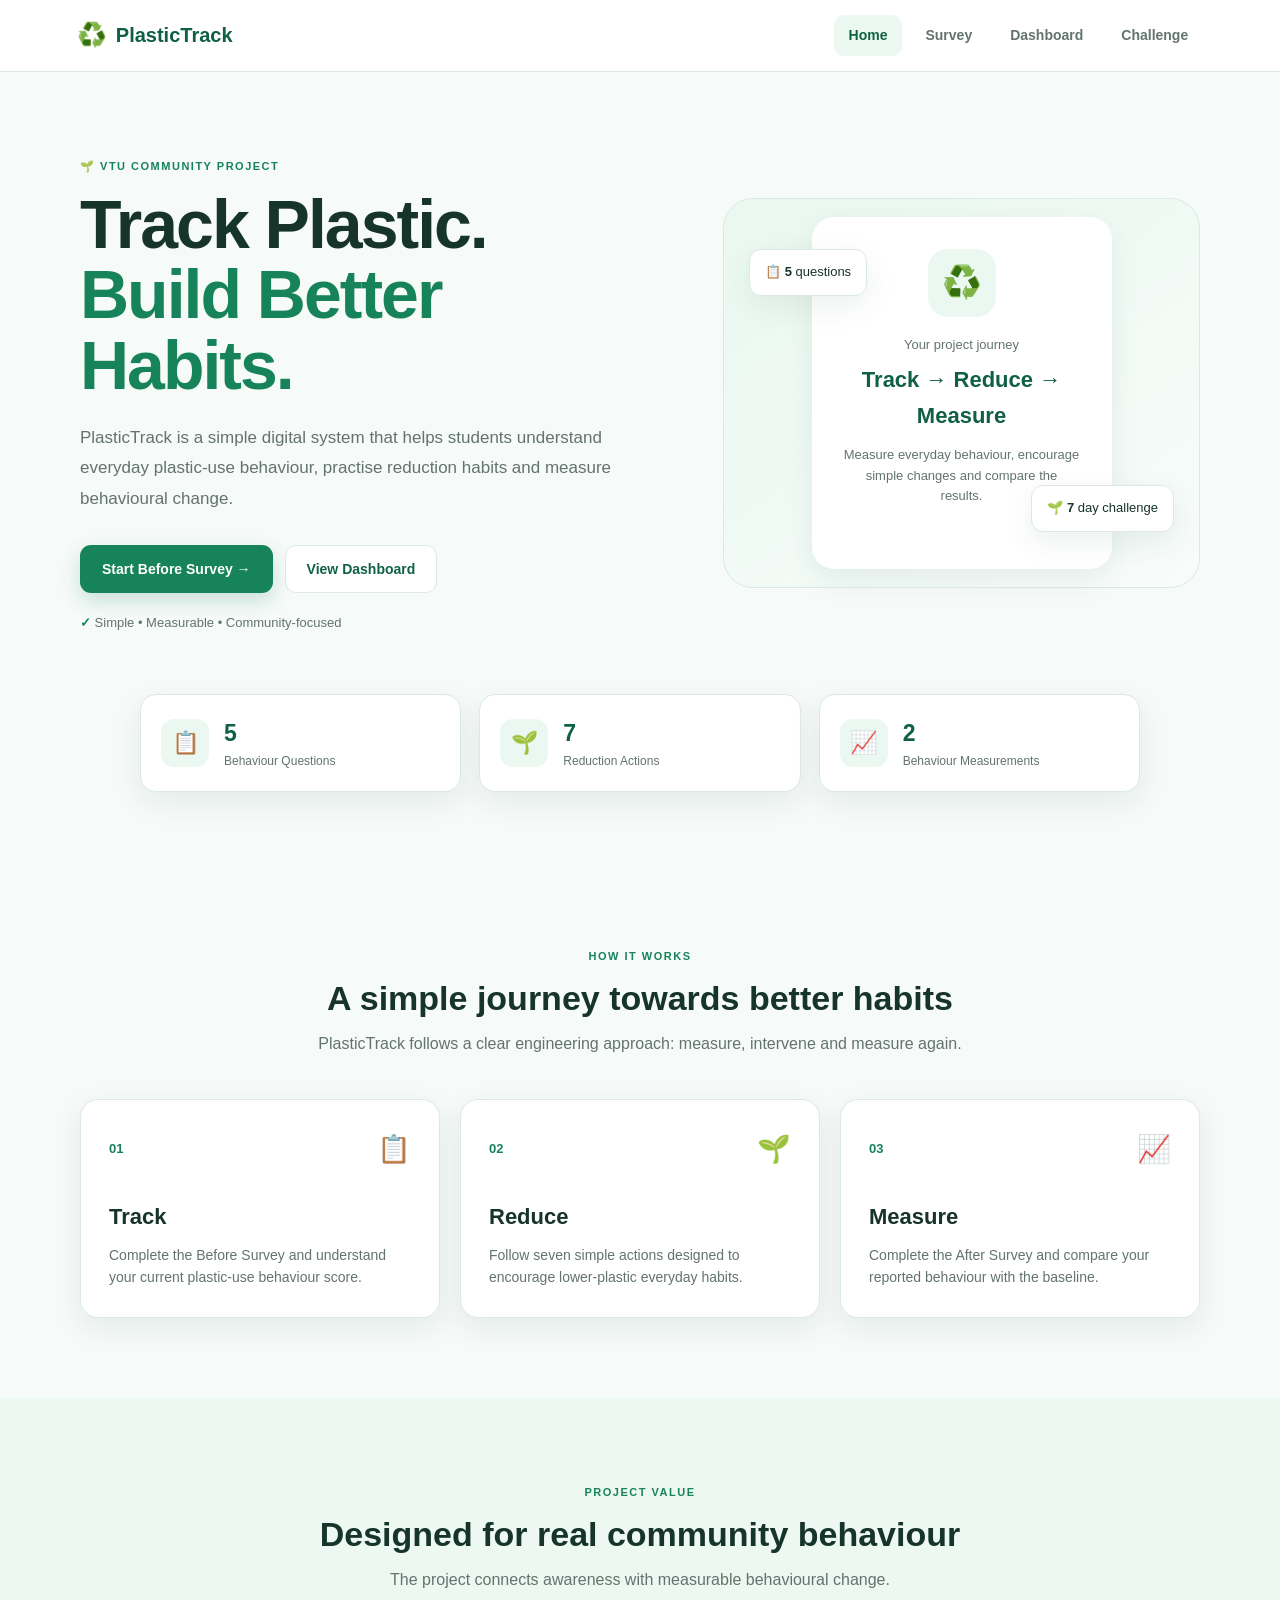
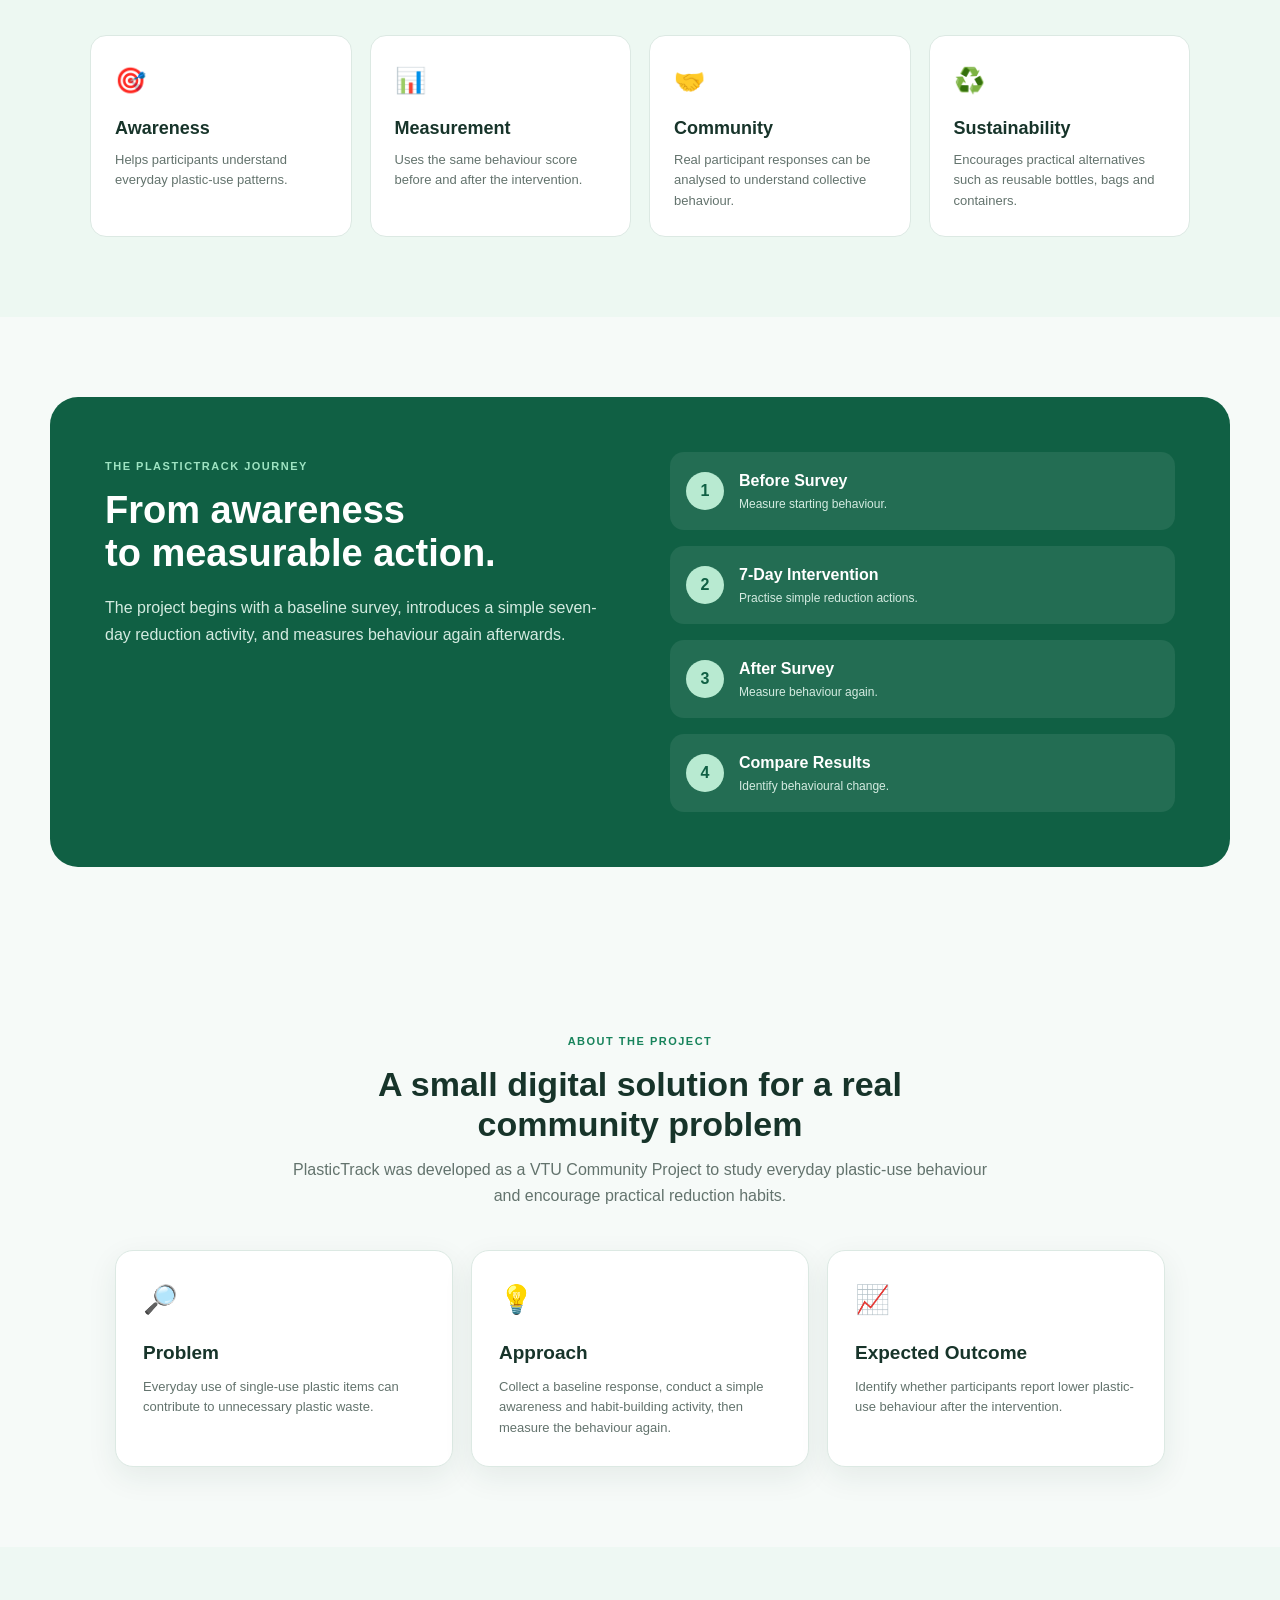
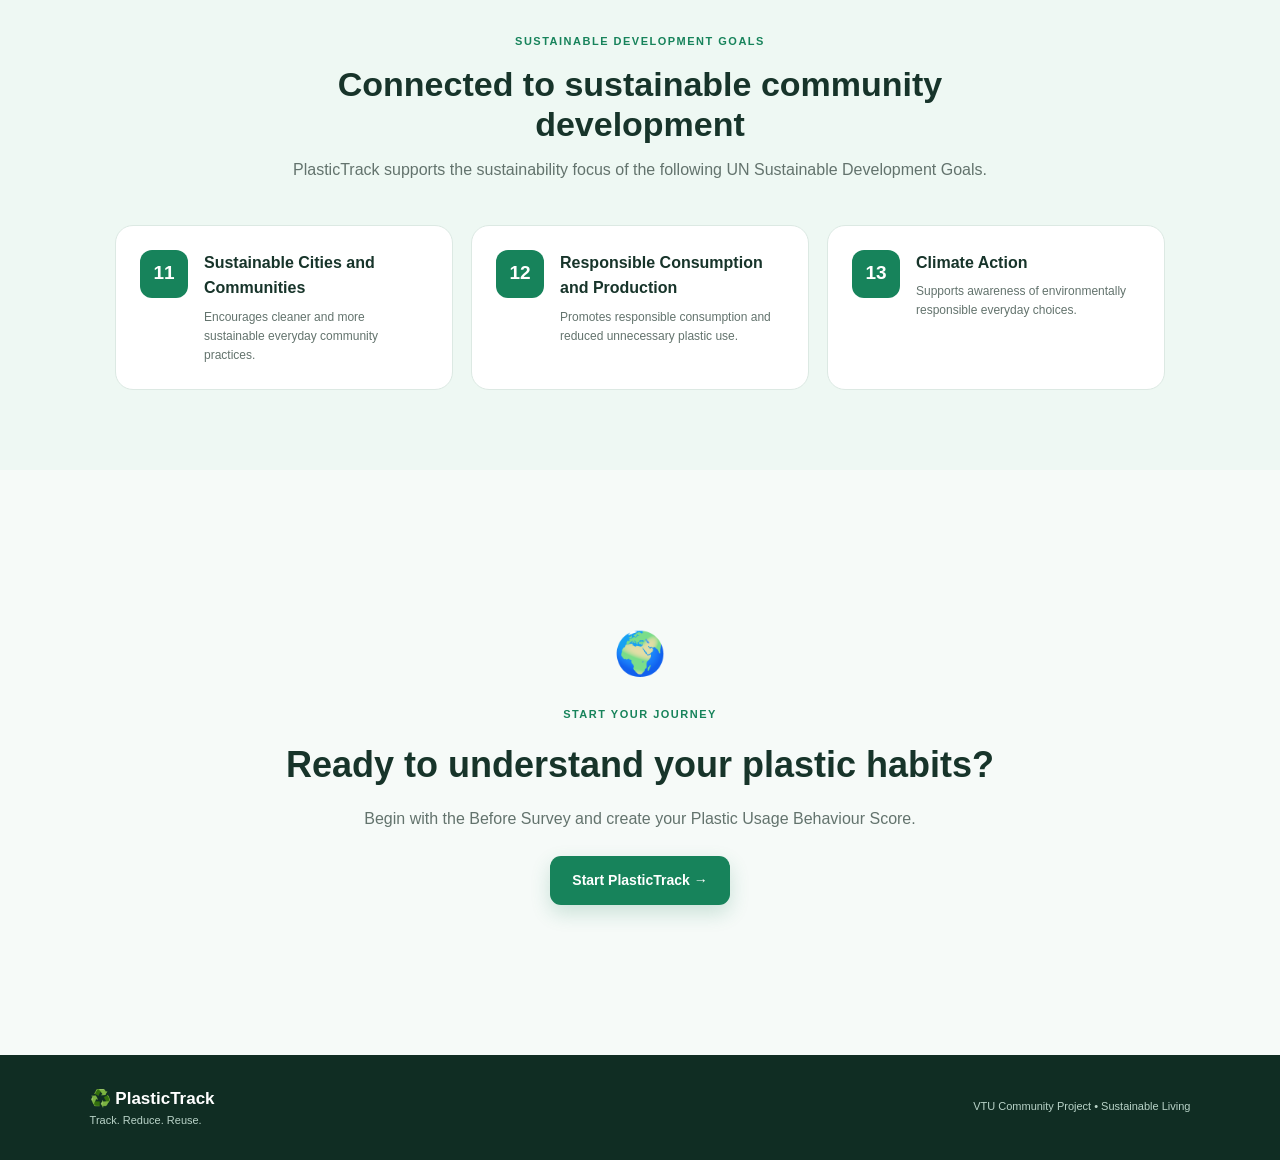
<file: index.html>
<!DOCTYPE html>
<html lang="en">

<head>
    <meta charset="UTF-8">
    <meta name="viewport" content="width=device-width, initial-scale=1.0">

    <title>PlasticTrack | Track. Reduce. Reuse.</title>

    <link rel="stylesheet" href="style.css">
    <script src="script.js" defer></script>
</head>

<body>

<nav class="navbar">

    <a href="index.html" class="logo">
        <span>♻️</span>
        PlasticTrack
    </a>

    <div class="nav-links">
        <a class="active" href="index.html">Home</a>
        <a href="survey.html">Survey</a>
        <a href="dashboard.html">Dashboard</a>
        <a href="challenge.html">Challenge</a>
    </div>

</nav>


<!-- HERO -->

<section class="hero">

    <div class="hero-content">

        <div class="eyebrow">
            🌱 VTU COMMUNITY PROJECT
        </div>

        <h1>
            Track Plastic.<br>
            <span>Build Better Habits.</span>
        </h1>

        <p>
            PlasticTrack is a simple digital system that helps
            students understand everyday plastic-use behaviour,
            practise reduction habits and measure behavioural change.
        </p>

        <div class="hero-actions">

            <a href="survey.html" class="btn btn-primary">
                Start Before Survey →
            </a>

            <a href="dashboard.html" class="btn btn-outline">
                View Dashboard
            </a>

        </div>

        <div class="hero-note">
            <span>✓</span>
            Simple • Measurable • Community-focused
        </div>

    </div>


    <div class="hero-visual">

        <div class="impact-card main-impact">

            <div class="impact-icon">
                ♻️
            </div>

            <span>Your project journey</span>

            <strong>
                Track → Reduce → Measure
            </strong>

            <p>
                Measure everyday behaviour, encourage
                simple changes and compare the results.
            </p>

        </div>

        <div class="floating-card floating-one">
            📋 <strong>5</strong> questions
        </div>

        <div class="floating-card floating-two">
            🌱 <strong>7</strong> day challenge
        </div>

    </div>

</section>


<!-- QUICK STATS -->

<section class="quick-stats">

    <div class="quick-stat">
        <span class="stat-icon">📋</span>

        <div>
            <strong>5</strong>
            <p>Behaviour Questions</p>
        </div>
    </div>


    <div class="quick-stat">
        <span class="stat-icon">🌱</span>

        <div>
            <strong>7</strong>
            <p>Reduction Actions</p>
        </div>
    </div>


    <div class="quick-stat">
        <span class="stat-icon">📈</span>

        <div>
            <strong>2</strong>
            <p>Behaviour Measurements</p>
        </div>
    </div>

</section>


<!-- HOW IT WORKS -->

<section class="section">

    <div class="section-heading">

        <span class="section-label">
            HOW IT WORKS
        </span>

        <h2>
            A simple journey towards better habits
        </h2>

        <p>
            PlasticTrack follows a clear engineering approach:
            measure, intervene and measure again.
        </p>

    </div>


    <div class="feature-grid">

        <div class="feature-card">

            <div class="feature-top">
                <span class="feature-number">01</span>
                <span class="feature-icon">📋</span>
            </div>

            <h3>Track</h3>

            <p>
                Complete the Before Survey and understand
                your current plastic-use behaviour score.
            </p>

        </div>


        <div class="feature-card">

            <div class="feature-top">
                <span class="feature-number">02</span>
                <span class="feature-icon">🌱</span>
            </div>

            <h3>Reduce</h3>

            <p>
                Follow seven simple actions designed to
                encourage lower-plastic everyday habits.
            </p>

        </div>


        <div class="feature-card">

            <div class="feature-top">
                <span class="feature-number">03</span>
                <span class="feature-icon">📈</span>
            </div>

            <h3>Measure</h3>

            <p>
                Complete the After Survey and compare
                your reported behaviour with the baseline.
            </p>

        </div>

    </div>

</section>


<!-- PROJECT VALUE -->

<section class="section soft-section">

    <div class="section-heading">

        <span class="section-label">
            PROJECT VALUE
        </span>

        <h2>
            Designed for real community behaviour
        </h2>

        <p>
            The project connects awareness with measurable
            behavioural change.
        </p>

    </div>


    <div class="benefit-grid">

        <div class="benefit-card">

            <span>🎯</span>

            <h3>Awareness</h3>

            <p>
                Helps participants understand everyday
                plastic-use patterns.
            </p>

        </div>


        <div class="benefit-card">

            <span>📊</span>

            <h3>Measurement</h3>

            <p>
                Uses the same behaviour score before
                and after the intervention.
            </p>

        </div>


        <div class="benefit-card">

            <span>🤝</span>

            <h3>Community</h3>

            <p>
                Real participant responses can be analysed
                to understand collective behaviour.
            </p>

        </div>


        <div class="benefit-card">

            <span>♻️</span>

            <h3>Sustainability</h3>

            <p>
                Encourages practical alternatives such as
                reusable bottles, bags and containers.
            </p>

        </div>

    </div>

</section>


<!-- PROJECT JOURNEY -->

<section class="journey">

    <div class="journey-content">

        <span class="section-label">
            THE PLASTICTRACK JOURNEY
        </span>

        <h2>
            From awareness<br>
            to measurable action.
        </h2>

        <p>
            The project begins with a baseline survey,
            introduces a simple seven-day reduction activity,
            and measures behaviour again afterwards.
        </p>

    </div>


    <div class="journey-steps">

        <div class="journey-step">

            <span>1</span>

            <div>
                <strong>Before Survey</strong>
                <p>Measure starting behaviour.</p>
            </div>

        </div>


        <div class="journey-step">

            <span>2</span>

            <div>
                <strong>7-Day Intervention</strong>
                <p>Practise simple reduction actions.</p>
            </div>

        </div>


        <div class="journey-step">

            <span>3</span>

            <div>
                <strong>After Survey</strong>
                <p>Measure behaviour again.</p>
            </div>

        </div>


        <div class="journey-step">

            <span>4</span>

            <div>
                <strong>Compare Results</strong>
                <p>Identify behavioural change.</p>
            </div>

        </div>

    </div>

</section>


<!-- ABOUT PROJECT -->

<section class="section about-project">

    <div class="section-heading">

        <span class="section-label">
            ABOUT THE PROJECT
        </span>

        <h2>
            A small digital solution for a real community problem
        </h2>

        <p>
            PlasticTrack was developed as a VTU Community Project
            to study everyday plastic-use behaviour and encourage
            practical reduction habits.
        </p>

    </div>


    <div class="about-grid">

        <div class="about-card">

            <span>🔎</span>

            <h3>Problem</h3>

            <p>
                Everyday use of single-use plastic items can
                contribute to unnecessary plastic waste.
            </p>

        </div>


        <div class="about-card">

            <span>💡</span>

            <h3>Approach</h3>

            <p>
                Collect a baseline response, conduct a simple
                awareness and habit-building activity, then
                measure the behaviour again.
            </p>

        </div>


        <div class="about-card">

            <span>📈</span>

            <h3>Expected Outcome</h3>

            <p>
                Identify whether participants report lower
                plastic-use behaviour after the intervention.
            </p>

        </div>

    </div>

</section>


<!-- SDG SECTION -->

<section class="sdg-section">

    <div class="section-heading">

        <span class="section-label">
            SUSTAINABLE DEVELOPMENT GOALS
        </span>

        <h2>
            Connected to sustainable community development
        </h2>

        <p>
            PlasticTrack supports the sustainability focus of
            the following UN Sustainable Development Goals.
        </p>

    </div>


    <div class="sdg-grid">

        <div class="sdg-card">

            <strong>11</strong>

            <div>
                <h3>Sustainable Cities and Communities</h3>

                <p>
                    Encourages cleaner and more sustainable
                    everyday community practices.
                </p>
            </div>

        </div>


        <div class="sdg-card">

            <strong>12</strong>

            <div>
                <h3>Responsible Consumption and Production</h3>

                <p>
                    Promotes responsible consumption and
                    reduced unnecessary plastic use.
                </p>
            </div>

        </div>


        <div class="sdg-card">

            <strong>13</strong>

            <div>
                <h3>Climate Action</h3>

                <p>
                    Supports awareness of environmentally
                    responsible everyday choices.
                </p>
            </div>

        </div>

    </div>

</section>


<!-- CTA -->

<section class="cta">

    <div class="cta-icon">
        🌍
    </div>

    <span class="section-label">
        START YOUR JOURNEY
    </span>

    <h2>
        Ready to understand your plastic habits?
    </h2>

    <p>
        Begin with the Before Survey and create your
        Plastic Usage Behaviour Score.
    </p>

    <a href="survey.html" class="btn btn-primary">
        Start PlasticTrack →
    </a>

</section>


<footer>

    <div>
        <strong>♻️ PlasticTrack</strong>
        <span>Track. Reduce. Reuse.</span>
    </div>

    <p>
        VTU Community Project • Sustainable Living
    </p>

</footer>

</body>
</html>
</file>
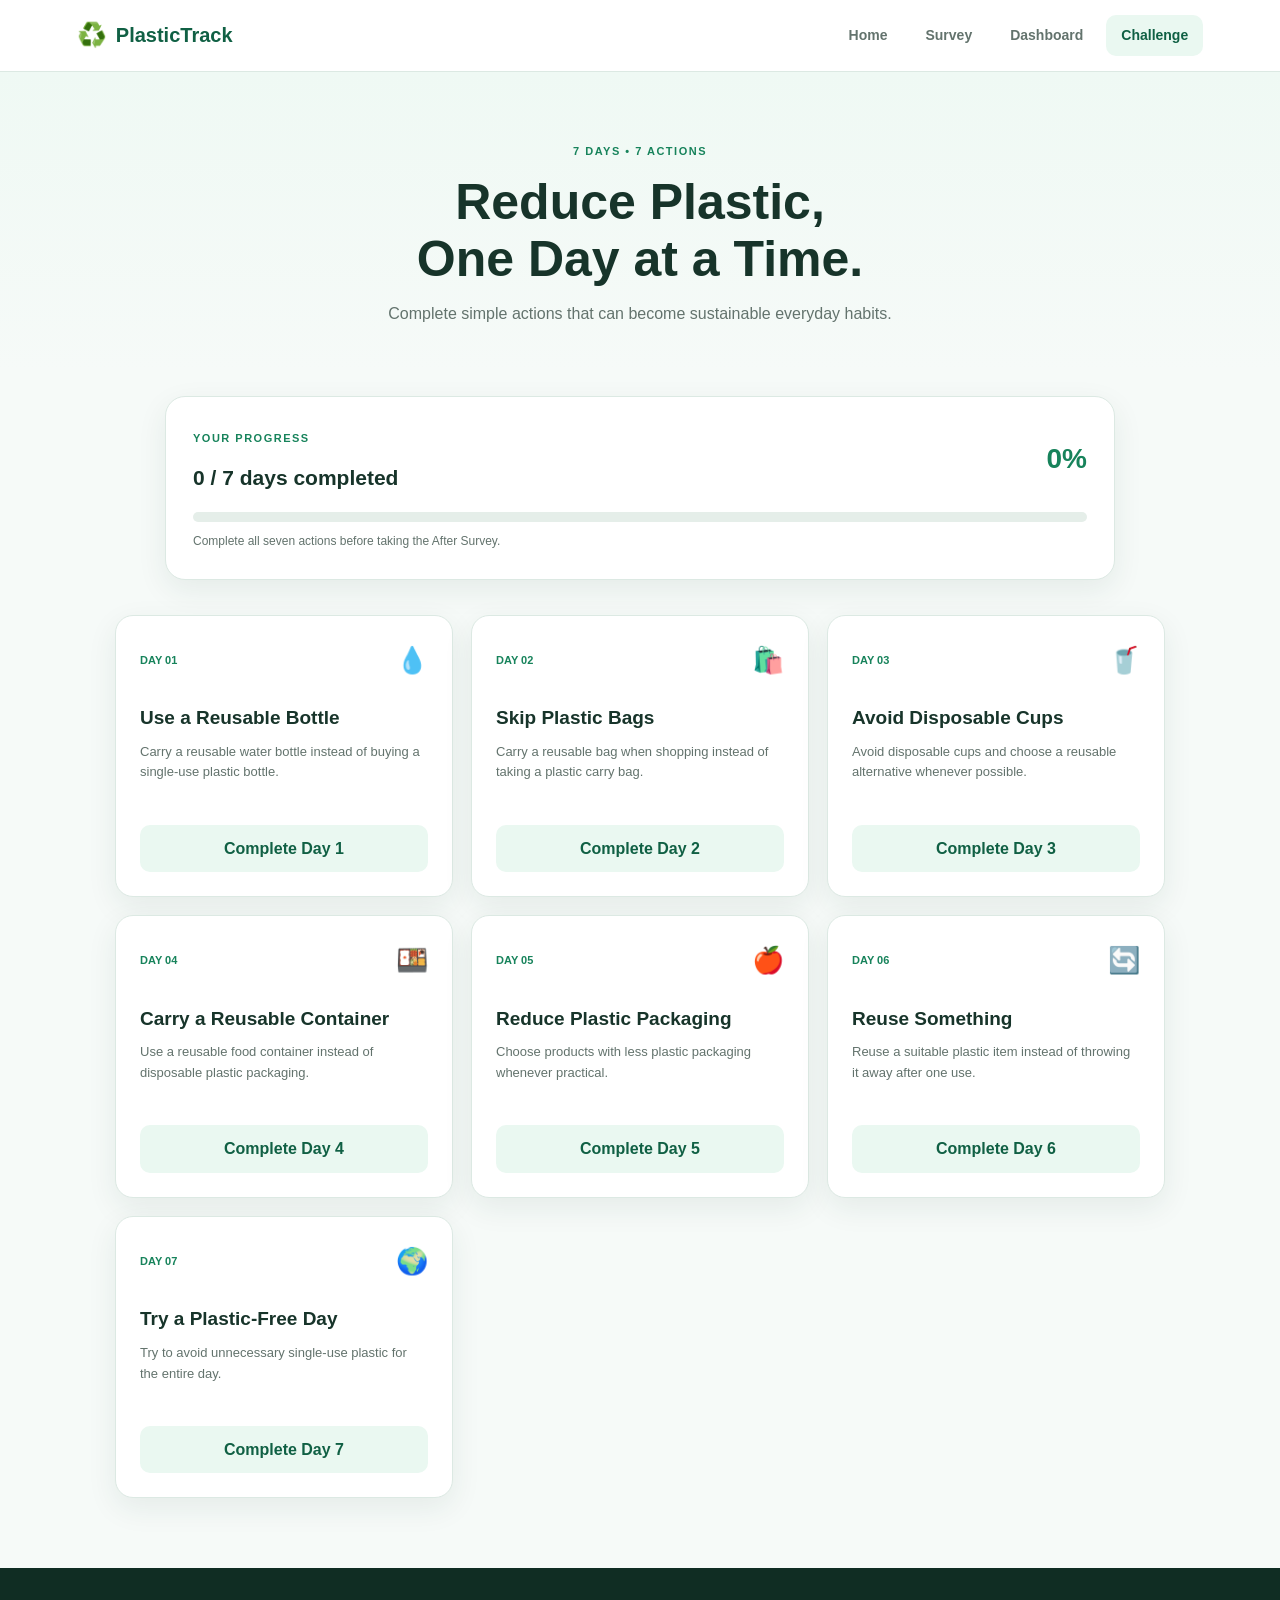
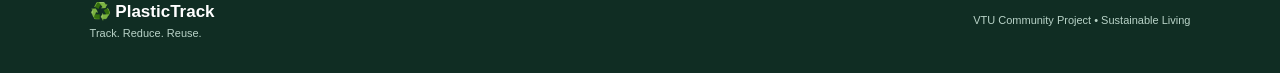
<file: challenge.html>
<!DOCTYPE html>
<html lang="en">

<head>
    <meta charset="UTF-8">
    <meta name="viewport" content="width=device-width, initial-scale=1.0">

    <title>7-Day Challenge | PlasticTrack</title>

    <link rel="stylesheet" href="style.css">
    <script src="script.js" defer></script>
</head>

<body>

<nav class="navbar">

    <a href="index.html" class="logo">
        <span>♻️</span>
        PlasticTrack
    </a>

    <div class="nav-links">
        <a href="index.html">Home</a>
        <a href="survey.html">Survey</a>
        <a href="dashboard.html">Dashboard</a>
        <a class="active" href="challenge.html">Challenge</a>
    </div>

</nav>


<section class="page-header">

    <span class="section-label">
        7 DAYS • 7 ACTIONS
    </span>

    <h1>
        Reduce Plastic,<br>
        One Day at a Time.
    </h1>

    <p>
        Complete simple actions that can become
        sustainable everyday habits.
    </p>

</section>


<section class="challenge-progress-card">

    <div class="progress-heading">

        <div>

            <span class="section-label">
                YOUR PROGRESS
            </span>

            <h2 id="progressText">
                0 / 7 days completed
            </h2>

        </div>

        <strong id="progressPercent">
            0%
        </strong>

    </div>

    <div class="progress-track">
        <div id="progressFill"></div>
    </div>

    <p>
        Complete all seven actions before taking the
        After Survey.
    </p>

</section>


<section class="challenge-grid">


    <article class="challenge-card" data-day="1">

        <div class="challenge-card-top">
            <span>DAY 01</span>
            <strong>💧</strong>
        </div>

        <h2>Use a Reusable Bottle</h2>

        <p>
            Carry a reusable water bottle instead of
            buying a single-use plastic bottle.
        </p>

        <button class="challenge-button" data-day="1">
            Complete Day 1
        </button>

    </article>


    <article class="challenge-card" data-day="2">

        <div class="challenge-card-top">
            <span>DAY 02</span>
            <strong>🛍️</strong>
        </div>

        <h2>Skip Plastic Bags</h2>

        <p>
            Carry a reusable bag when shopping instead
            of taking a plastic carry bag.
        </p>

        <button class="challenge-button" data-day="2">
            Complete Day 2
        </button>

    </article>


    <article class="challenge-card" data-day="3">

        <div class="challenge-card-top">
            <span>DAY 03</span>
            <strong>🥤</strong>
        </div>

        <h2>Avoid Disposable Cups</h2>

        <p>
            Avoid disposable cups and choose a reusable
            alternative whenever possible.
        </p>

        <button class="challenge-button" data-day="3">
            Complete Day 3
        </button>

    </article>


    <article class="challenge-card" data-day="4">

        <div class="challenge-card-top">
            <span>DAY 04</span>
            <strong>🍱</strong>
        </div>

        <h2>Carry a Reusable Container</h2>

        <p>
            Use a reusable food container instead of
            disposable plastic packaging.
        </p>

        <button class="challenge-button" data-day="4">
            Complete Day 4
        </button>

    </article>


    <article class="challenge-card" data-day="5">

        <div class="challenge-card-top">
            <span>DAY 05</span>
            <strong>🍎</strong>
        </div>

        <h2>Reduce Plastic Packaging</h2>

        <p>
            Choose products with less plastic packaging
            whenever practical.
        </p>

        <button class="challenge-button" data-day="5">
            Complete Day 5
        </button>

    </article>


    <article class="challenge-card" data-day="6">

        <div class="challenge-card-top">
            <span>DAY 06</span>
            <strong>🔄</strong>
        </div>

        <h2>Reuse Something</h2>

        <p>
            Reuse a suitable plastic item instead of
            throwing it away after one use.
        </p>

        <button class="challenge-button" data-day="6">
            Complete Day 6
        </button>

    </article>


    <article class="challenge-card challenge-final" data-day="7">

        <div class="challenge-card-top">
            <span>DAY 07</span>
            <strong>🌍</strong>
        </div>

        <h2>Try a Plastic-Free Day</h2>

        <p>
            Try to avoid unnecessary single-use plastic
            for the entire day.
        </p>

        <button class="challenge-button" data-day="7">
            Complete Day 7
        </button>

    </article>

</section>


<section class="completion-card" id="completionMessage">

    <div class="completion-icon">
        🎉
    </div>

    <span class="section-label">
        CHALLENGE COMPLETE
    </span>

    <h2>
        You completed all 7 days!
    </h2>

    <p>
        Excellent. Now take the After Survey so PlasticTrack
        can compare your behaviour with your starting score.
    </p>

    <a href="survey.html?stage=after"
       class="btn btn-primary">
        Take After Survey →
    </a>

</section>


<footer>

    <div>
        <strong>♻️ PlasticTrack</strong>
        <span>Track. Reduce. Reuse.</span>
    </div>

    <p>
        VTU Community Project • Sustainable Living
    </p>

</footer>

</body>
</html>
</file>
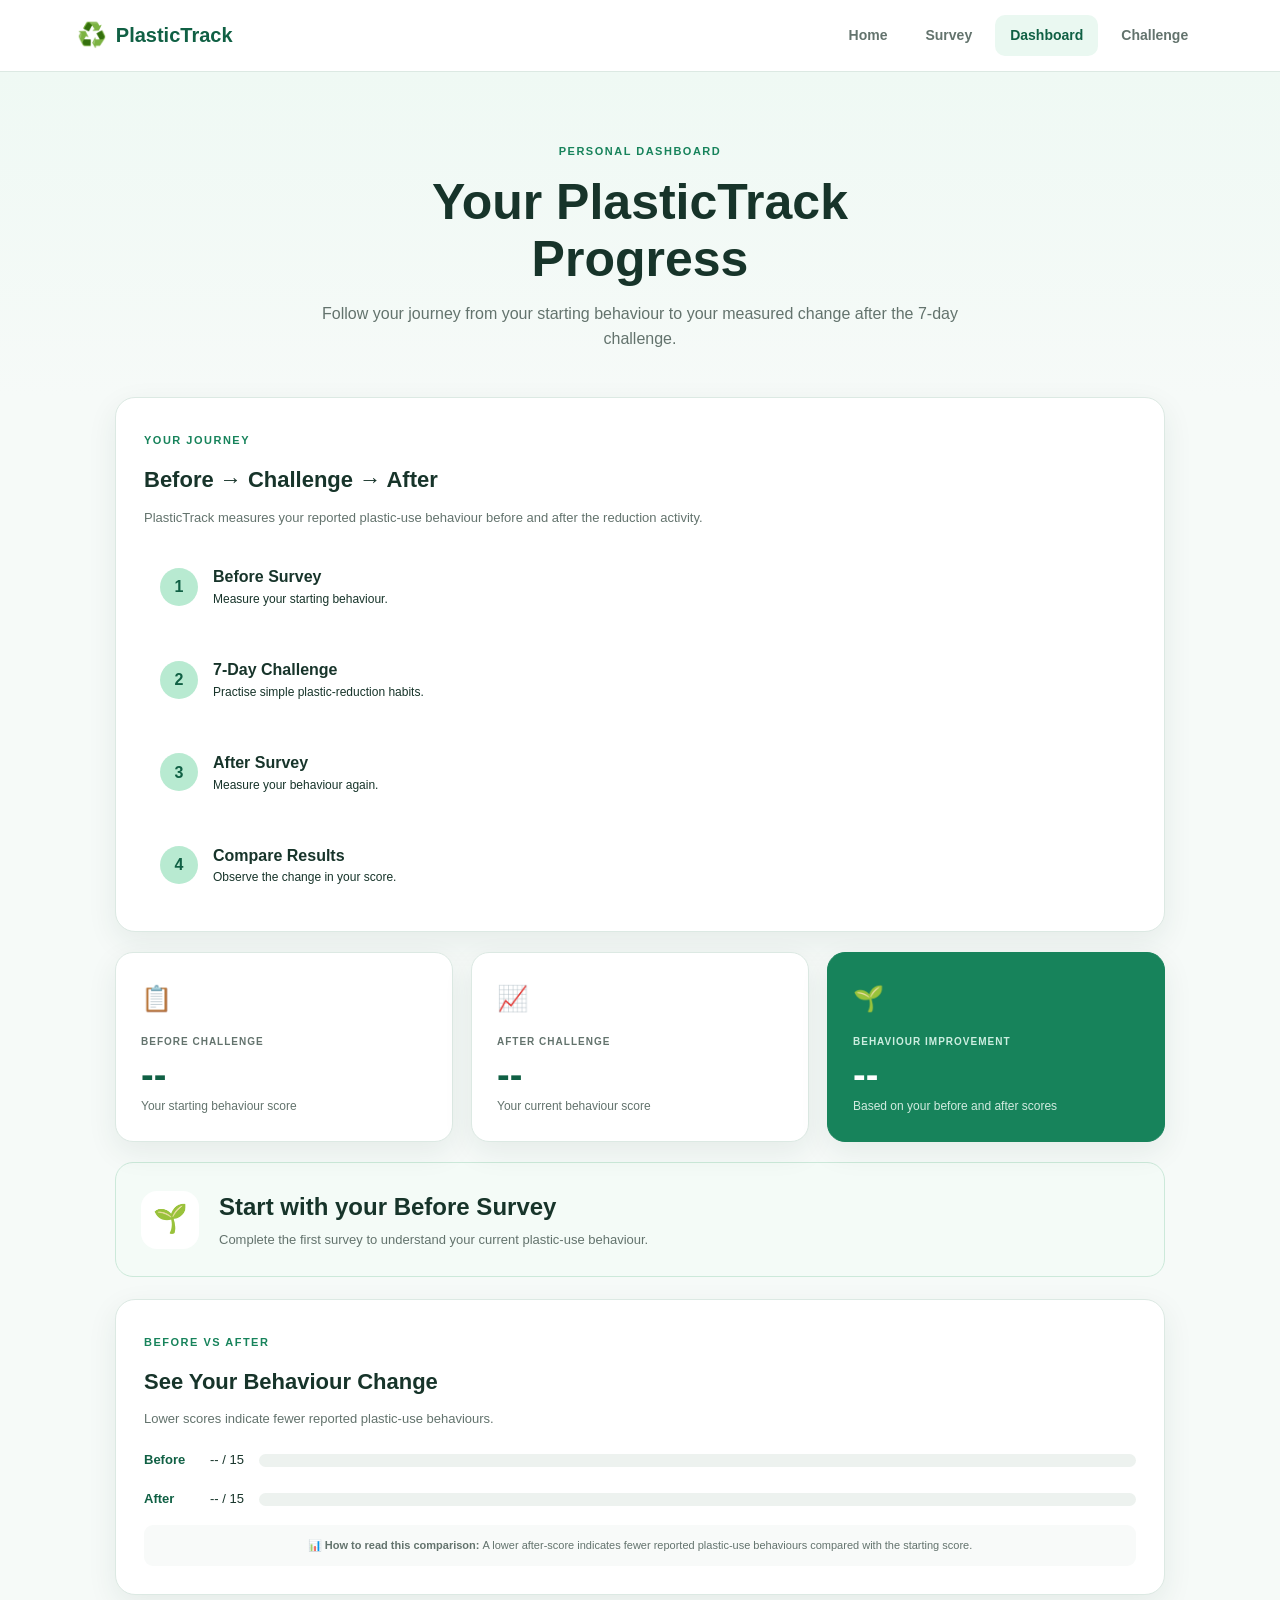
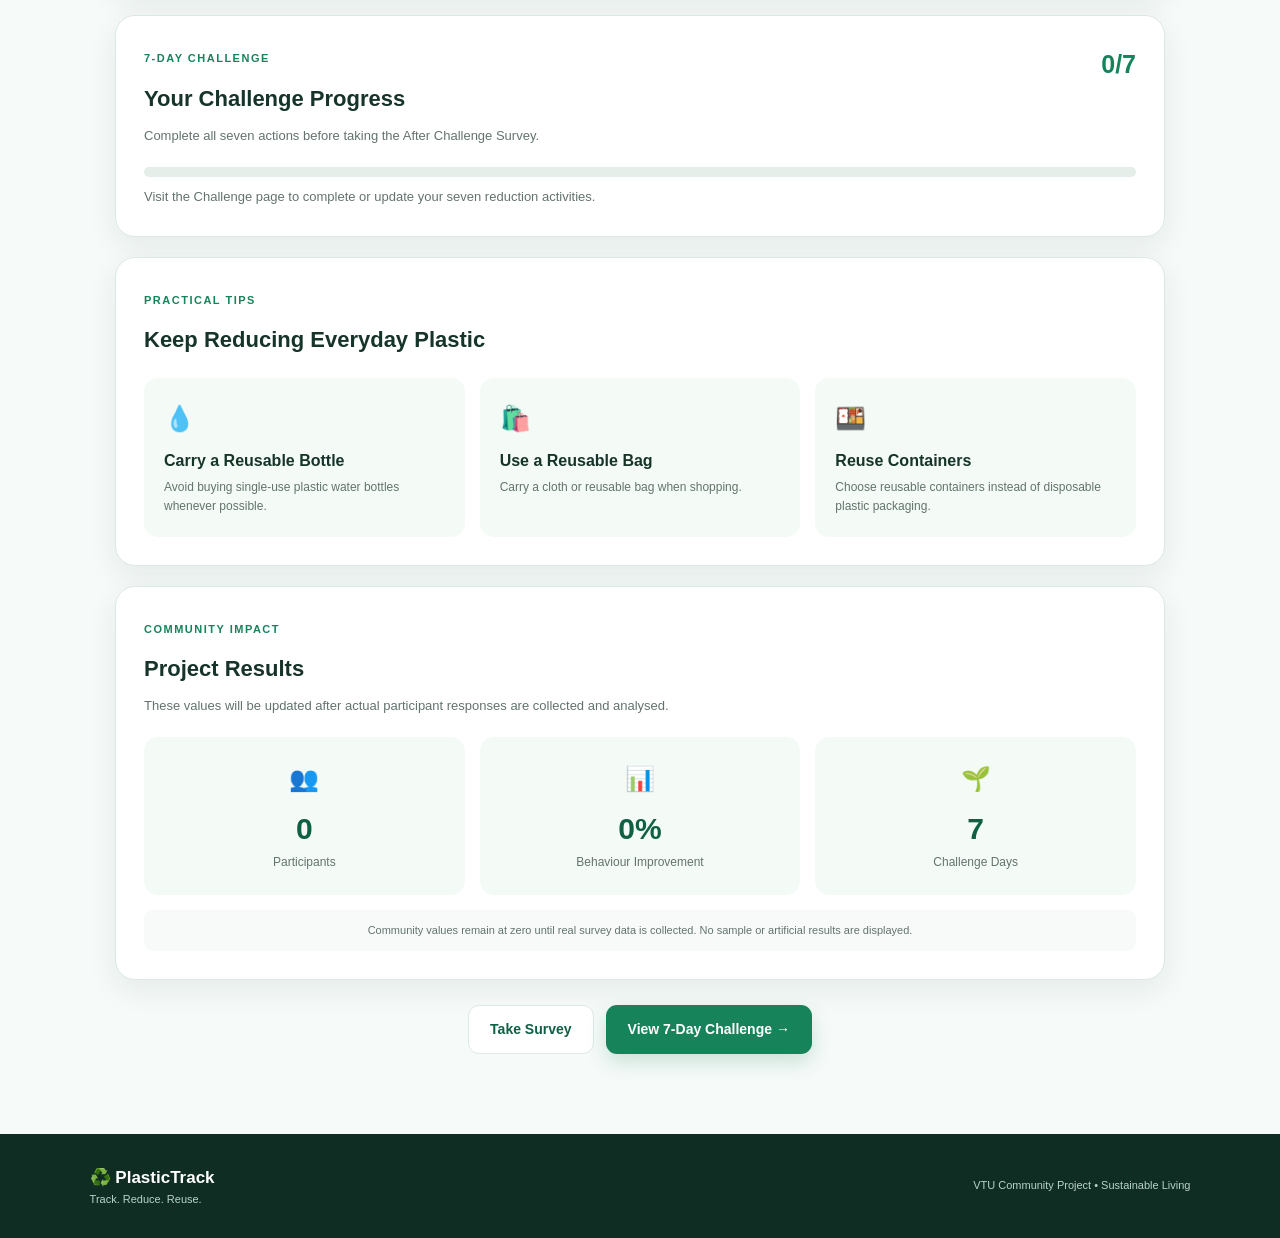
<file: dashboard.html>
<!DOCTYPE html>
<html lang="en">

<head>
    <meta charset="UTF-8">
    <meta name="viewport" content="width=device-width, initial-scale=1.0">

    <title>Dashboard | PlasticTrack</title>

    <link rel="stylesheet" href="style.css">
    <script src="script.js" defer></script>
</head>

<body>

<nav class="navbar">

    <a href="index.html" class="logo">
        <span>♻️</span>
        PlasticTrack
    </a>

    <div class="nav-links">
        <a href="index.html">Home</a>
        <a href="survey.html">Survey</a>
        <a class="active" href="dashboard.html">Dashboard</a>
        <a href="challenge.html">Challenge</a>
    </div>

</nav>


<!-- PAGE HEADER -->

<section class="page-header">

    <span class="section-label">
        PERSONAL DASHBOARD
    </span>

    <h1>
        Your PlasticTrack<br>
        Progress
    </h1>

    <p>
        Follow your journey from your starting behaviour
        to your measured change after the 7-day challenge.
    </p>

</section>


<main class="dashboard-container">


    <!-- JOURNEY -->

    <section class="dashboard-panel">

        <div class="panel-heading">

            <div>
                <span class="section-label">
                    YOUR JOURNEY
                </span>

                <h2>
                    Before → Challenge → After
                </h2>

                <p class="panel-description">
                    PlasticTrack measures your reported plastic-use
                    behaviour before and after the reduction activity.
                </p>
            </div>

        </div>


        <div class="journey-steps">

            <div class="journey-step">

                <span>1</span>

                <div>
                    <strong>Before Survey</strong>
                    <p>
                        Measure your starting behaviour.
                    </p>
                </div>

            </div>


            <div class="journey-step">

                <span>2</span>

                <div>
                    <strong>7-Day Challenge</strong>
                    <p>
                        Practise simple plastic-reduction habits.
                    </p>
                </div>

            </div>


            <div class="journey-step">

                <span>3</span>

                <div>
                    <strong>After Survey</strong>
                    <p>
                        Measure your behaviour again.
                    </p>
                </div>

            </div>


            <div class="journey-step">

                <span>4</span>

                <div>
                    <strong>Compare Results</strong>
                    <p>
                        Observe the change in your score.
                    </p>
                </div>

            </div>

        </div>

    </section>


    <!-- SCORE CARDS -->

    <section class="score-grid">


        <div class="dashboard-score-card">

            <span class="dashboard-icon">
                📋
            </span>

            <span class="card-label">
                BEFORE CHALLENGE
            </span>

            <strong id="beforeScore">
                --
            </strong>

            <p>
                Your starting behaviour score
            </p>

        </div>


        <div class="dashboard-score-card">

            <span class="dashboard-icon">
                📈
            </span>

            <span class="card-label">
                AFTER CHALLENGE
            </span>

            <strong id="afterScore">
                --
            </strong>

            <p>
                Your current behaviour score
            </p>

        </div>


        <div class="dashboard-score-card highlight">

            <span class="dashboard-icon">
                🌱
            </span>

            <span class="card-label">
                BEHAVIOUR IMPROVEMENT
            </span>

            <strong id="improvement">
                --
            </strong>

            <p>
                Based on your before and after scores
            </p>

        </div>


    </section>


    <!-- STATUS -->

    <section class="status-card">

        <div class="status-icon" id="statusIcon">
            🌱
        </div>

        <div>

            <h2 id="statusTitle">
                Start with your survey
            </h2>

            <p id="statusMessage">
                Complete the first survey to understand
                your current plastic-use behaviour.
            </p>

        </div>

    </section>


    <!-- BEFORE VS AFTER -->

    <section class="dashboard-panel">


        <div class="panel-heading">

            <div>

                <span class="section-label">
                    BEFORE VS AFTER
                </span>

                <h2>
                    See Your Behaviour Change
                </h2>

                <p class="panel-description">
                    Lower scores indicate fewer reported
                    plastic-use behaviours.
                </p>

            </div>

        </div>


        <div class="comparison">


            <!-- BEFORE -->

            <div class="comparison-row">

                <div class="comparison-info">

                    <strong>
                        Before
                    </strong>

                    <span id="beforeLabel">
                        -- / 15
                    </span>

                </div>

                <div class="comparison-track">

                    <div id="beforeBar"></div>

                </div>

            </div>


            <!-- AFTER -->

            <div class="comparison-row">

                <div class="comparison-info">

                    <strong>
                        After
                    </strong>

                    <span id="afterLabel">
                        -- / 15
                    </span>

                </div>

                <div class="comparison-track">

                    <div id="afterBar"></div>

                </div>

            </div>


        </div>


        <div class="community-note">

            <strong>
                📊 How to read this comparison:
            </strong>

            A lower after-score indicates fewer reported
            plastic-use behaviours compared with the
            starting score.

        </div>

    </section>


    <!-- CHALLENGE PROGRESS -->

    <section class="dashboard-panel">


        <div class="panel-heading">

            <div>

                <span class="section-label">
                    7-DAY CHALLENGE
                </span>

                <h2>
                    Your Challenge Progress
                </h2>

                <p class="panel-description">
                    Complete all seven actions before taking
                    the After Challenge Survey.
                </p>

            </div>

            <strong id="challengeCount">
                0/7
            </strong>

        </div>


        <div class="progress-track">

            <div id="challengeProgressFill"></div>

        </div>


        <p class="panel-note">

            Visit the Challenge page to complete or update
            your seven reduction activities.

        </p>

    </section>


    <!-- PRACTICAL TIPS -->

    <section class="dashboard-panel">


        <div class="panel-heading">

            <div>

                <span class="section-label">
                    PRACTICAL TIPS
                </span>

                <h2>
                    Keep Reducing Everyday Plastic
                </h2>

            </div>

        </div>


        <div class="tips-grid">


            <div class="tip-card">

                <span>💧</span>

                <h3>
                    Carry a Reusable Bottle
                </h3>

                <p>
                    Avoid buying single-use plastic
                    water bottles whenever possible.
                </p>

            </div>


            <div class="tip-card">

                <span>🛍️</span>

                <h3>
                    Use a Reusable Bag
                </h3>

                <p>
                    Carry a cloth or reusable bag
                    when shopping.
                </p>

            </div>


            <div class="tip-card">

                <span>🍱</span>

                <h3>
                    Reuse Containers
                </h3>

                <p>
                    Choose reusable containers instead
                    of disposable plastic packaging.
                </p>

            </div>


        </div>

    </section>


    <!-- COMMUNITY IMPACT -->

    <section class="dashboard-panel">


        <div class="panel-heading">

            <div>

                <span class="section-label">
                    COMMUNITY IMPACT
                </span>

                <h2>
                    Project Results
                </h2>

                <p class="panel-description">
                    These values will be updated after
                    actual participant responses are collected
                    and analysed.
                </p>

            </div>

        </div>


        <div class="community-grid">


            <div class="community-stat">

                <span>
                    👥
                </span>

                <strong id="participantCount">
                    0
                </strong>

                <p>
                    Participants
                </p>

            </div>


            <div class="community-stat">

                <span>
                    📊
                </span>

                <strong id="communityImprovement">
                    0%
                </strong>

                <p>
                    Behaviour Improvement
                </p>

            </div>


            <div class="community-stat">

                <span>
                    🌱
                </span>

                <strong>
                    7
                </strong>

                <p>
                    Challenge Days
                </p>

            </div>


        </div>


        <div class="community-note">

            Community values remain at zero until
            real survey data is collected. No sample
            or artificial results are displayed.

        </div>

    </section>


    <!-- ACTIONS -->

    <div class="dashboard-actions">

        <a href="survey.html"
           class="btn btn-outline">

            Take Survey

        </a>


        <a href="challenge.html"
           class="btn btn-primary">

            View 7-Day Challenge →

        </a>

    </div>


</main>


<footer>

    <div>

        <strong>
            ♻️ PlasticTrack
        </strong>

        <span>
            Track. Reduce. Reuse.
        </span>

    </div>

    <p>
        VTU Community Project • Sustainable Living
    </p>

</footer>


</body>
</html>
</file>
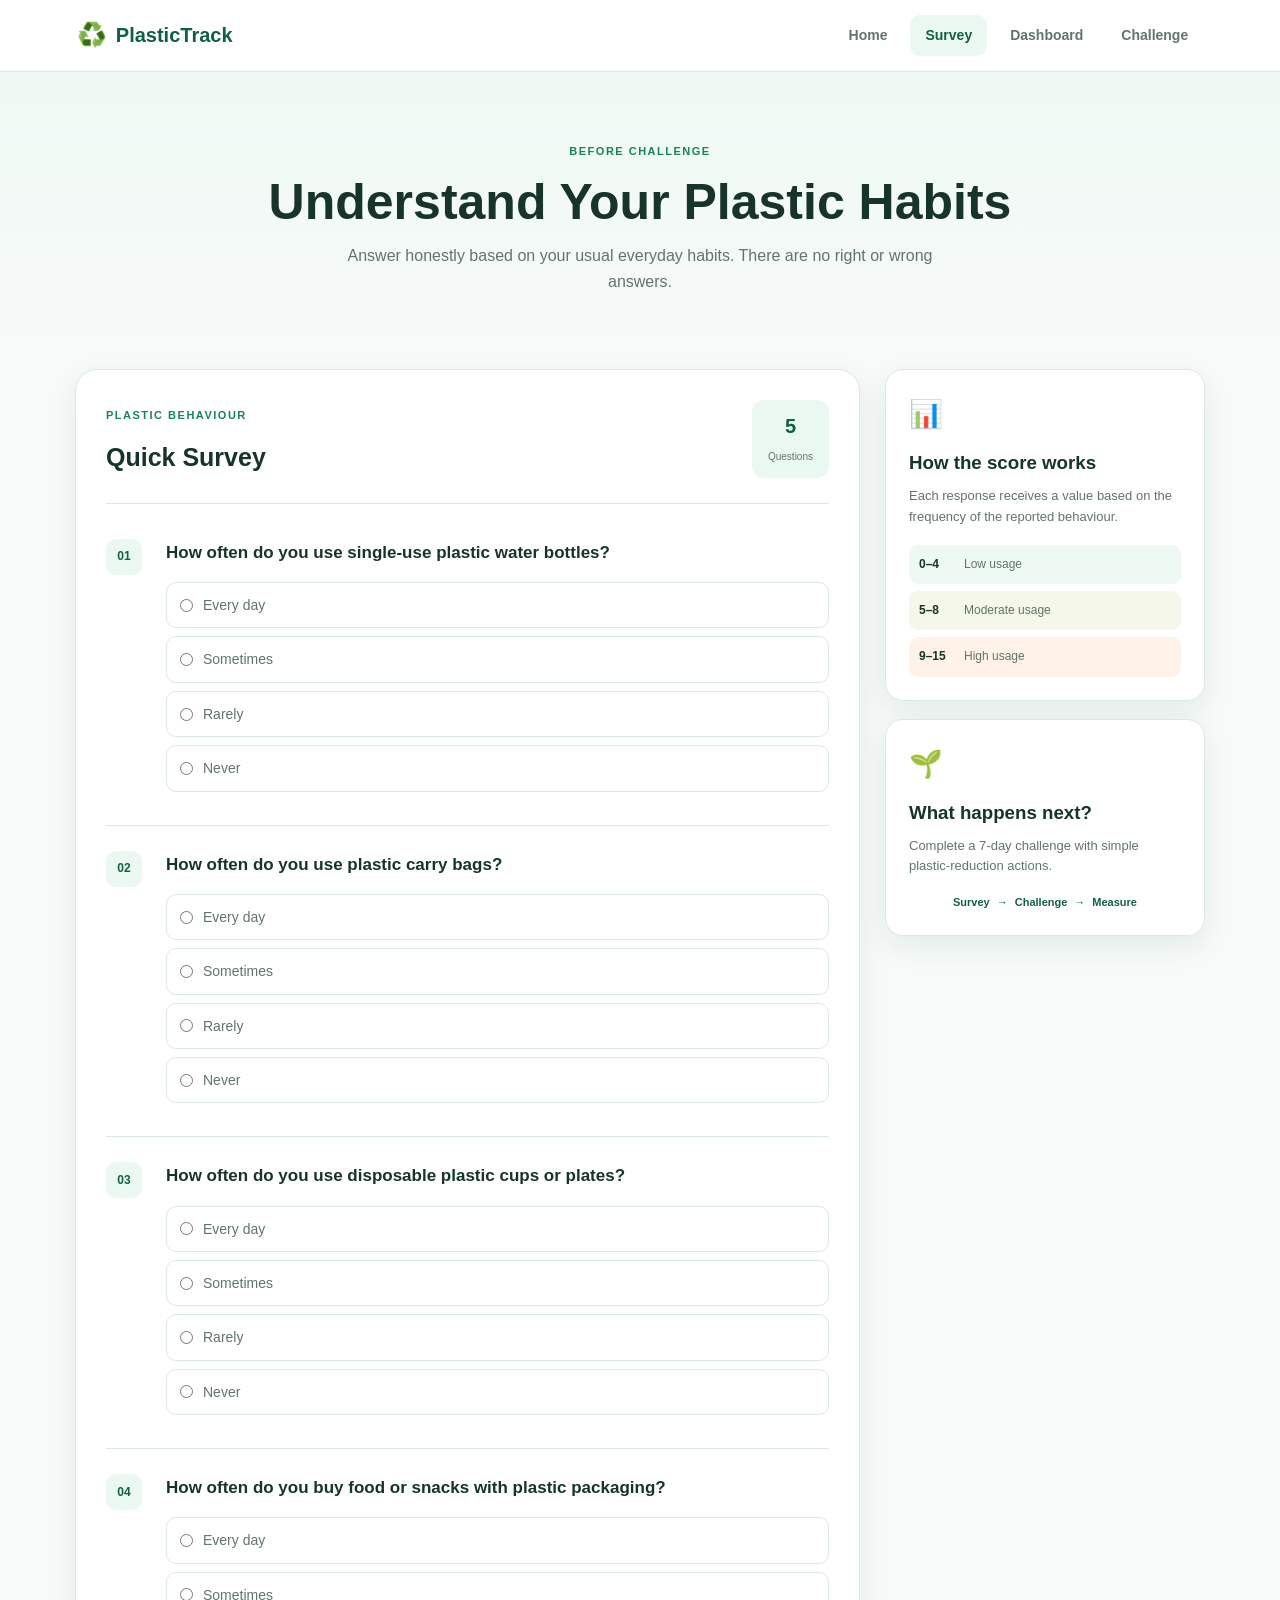
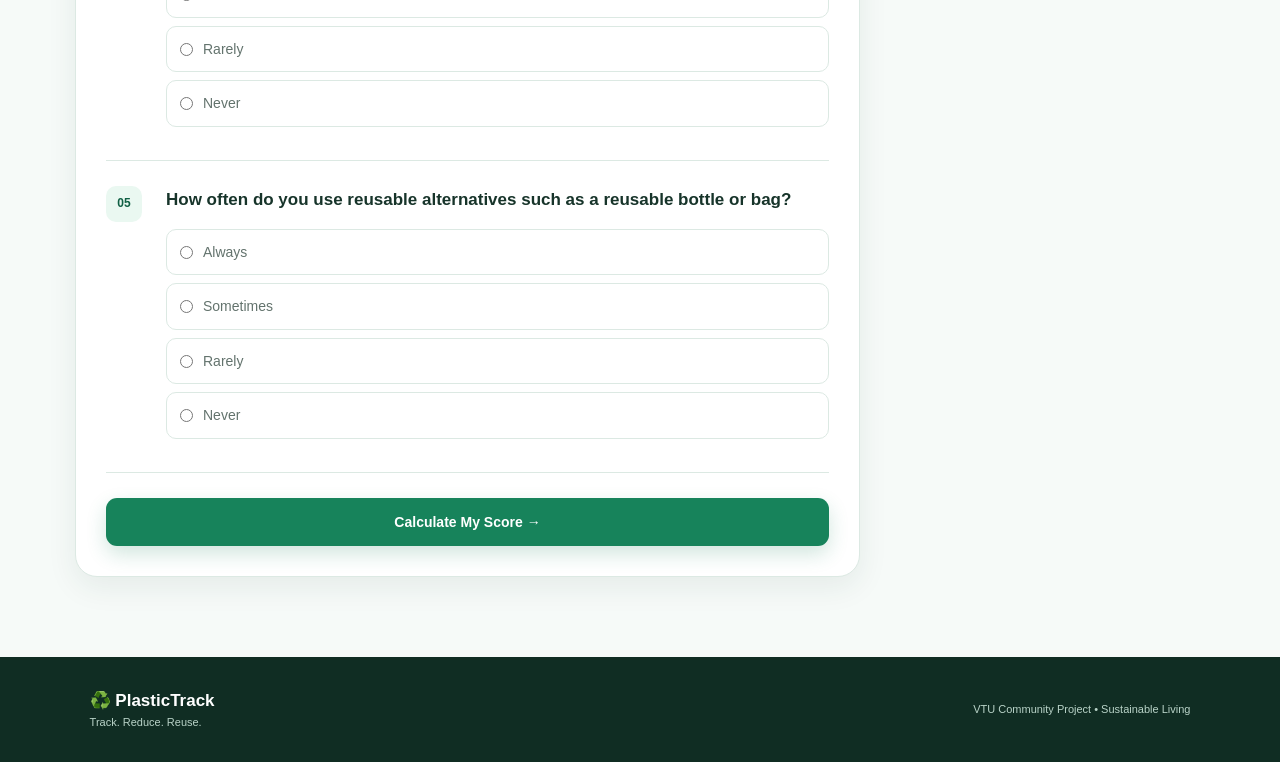
<file: survey.html>
<!DOCTYPE html>
<html lang="en">

<head>
    <meta charset="UTF-8">
    <meta name="viewport" content="width=device-width, initial-scale=1.0">

    <title>Survey | PlasticTrack</title>

    <link rel="stylesheet" href="style.css">
    <script src="script.js" defer></script>
</head>

<body>

<nav class="navbar">

    <a href="index.html" class="logo">
        <span>♻️</span>
        PlasticTrack
    </a>

    <div class="nav-links">
        <a href="index.html">Home</a>
        <a class="active" href="survey.html">Survey</a>
        <a href="dashboard.html">Dashboard</a>
        <a href="challenge.html">Challenge</a>
    </div>

</nav>


<section class="page-header">

    <span class="section-label" id="stageBadge">
        BEFORE CHALLENGE
    </span>

    <h1 id="surveyTitle">
        Understand Your Plastic Habits
    </h1>

    <p id="surveyDescription">
        Answer honestly based on your usual everyday habits.
        There are no right or wrong answers.
    </p>

</section>


<div class="survey-layout">


    <main class="survey-card">

        <div class="survey-card-header">

            <div>
                <span class="section-label">
                    PLASTIC BEHAVIOUR
                </span>

                <h2>
                    Quick Survey
                </h2>
            </div>

            <div class="question-counter">
                <strong>5</strong>
                <span>Questions</span>
            </div>

        </div>


        <form id="plasticSurvey">


            <!-- QUESTION 1 -->

            <div class="question">

                <div class="question-number">
                    01
                </div>

                <div class="question-body">

                    <h3>
                        How often do you use single-use
                        plastic water bottles?
                    </h3>

                    <label>
                        <input type="radio" name="q1" value="3" required>
                        <span>Every day</span>
                    </label>

                    <label>
                        <input type="radio" name="q1" value="2">
                        <span>Sometimes</span>
                    </label>

                    <label>
                        <input type="radio" name="q1" value="1">
                        <span>Rarely</span>
                    </label>

                    <label>
                        <input type="radio" name="q1" value="0">
                        <span>Never</span>
                    </label>

                </div>

            </div>


            <!-- QUESTION 2 -->

            <div class="question">

                <div class="question-number">
                    02
                </div>

                <div class="question-body">

                    <h3>
                        How often do you use plastic
                        carry bags?
                    </h3>

                    <label>
                        <input type="radio" name="q2" value="3" required>
                        <span>Every day</span>
                    </label>

                    <label>
                        <input type="radio" name="q2" value="2">
                        <span>Sometimes</span>
                    </label>

                    <label>
                        <input type="radio" name="q2" value="1">
                        <span>Rarely</span>
                    </label>

                    <label>
                        <input type="radio" name="q2" value="0">
                        <span>Never</span>
                    </label>

                </div>

            </div>


            <!-- QUESTION 3 -->

            <div class="question">

                <div class="question-number">
                    03
                </div>

                <div class="question-body">

                    <h3>
                        How often do you use disposable
                        plastic cups or plates?
                    </h3>

                    <label>
                        <input type="radio" name="q3" value="3" required>
                        <span>Every day</span>
                    </label>

                    <label>
                        <input type="radio" name="q3" value="2">
                        <span>Sometimes</span>
                    </label>

                    <label>
                        <input type="radio" name="q3" value="1">
                        <span>Rarely</span>
                    </label>

                    <label>
                        <input type="radio" name="q3" value="0">
                        <span>Never</span>
                    </label>

                </div>

            </div>


            <!-- QUESTION 4 -->

            <div class="question">

                <div class="question-number">
                    04
                </div>

                <div class="question-body">

                    <h3>
                        How often do you buy food or snacks
                        with plastic packaging?
                    </h3>

                    <label>
                        <input type="radio" name="q4" value="3" required>
                        <span>Every day</span>
                    </label>

                    <label>
                        <input type="radio" name="q4" value="2">
                        <span>Sometimes</span>
                    </label>

                    <label>
                        <input type="radio" name="q4" value="1">
                        <span>Rarely</span>
                    </label>

                    <label>
                        <input type="radio" name="q4" value="0">
                        <span>Never</span>
                    </label>

                </div>

            </div>


            <!-- QUESTION 5 -->

            <div class="question">

                <div class="question-number">
                    05
                </div>

                <div class="question-body">

                    <h3>
                        How often do you use reusable alternatives
                        such as a reusable bottle or bag?
                    </h3>

                    <label>
                        <input type="radio" name="q5" value="0" required>
                        <span>Always</span>
                    </label>

                    <label>
                        <input type="radio" name="q5" value="1">
                        <span>Sometimes</span>
                    </label>

                    <label>
                        <input type="radio" name="q5" value="2">
                        <span>Rarely</span>
                    </label>

                    <label>
                        <input type="radio" name="q5" value="3">
                        <span>Never</span>
                    </label>

                </div>

            </div>


            <button type="submit" class="btn btn-primary submit-btn">
                Calculate My Score →
            </button>

        </form>


        <!-- RESULT -->

        <div id="result" class="result-card hidden">

            <div class="result-icon" id="resultIcon">
                🌱
            </div>

            <span class="section-label">
                YOUR RESULT
            </span>

            <h2 id="scoreText">
                Your Starting Score
            </h2>

            <div class="score-display">
                <strong id="scoreNumber">0</strong>
                <span>/15</span>
            </div>

            <h3 id="categoryText">
                Low Plastic Usage
            </h3>

            <p id="explanationText"></p>

            <div class="suggestion-box">

                <strong>
                    💡 Suggested Action
                </strong>

                <p id="suggestionText"></p>

            </div>

            <a href="challenge.html"
               id="nextButton"
               class="btn btn-primary">
                Start 7-Day Challenge →
            </a>

        </div>

    </main>


    <!-- INFORMATION -->

    <aside class="survey-sidebar">

        <div class="info-card">

            <div class="info-icon">
                📊
            </div>

            <h3>
                How the score works
            </h3>

            <p>
                Each response receives a value based on
                the frequency of the reported behaviour.
            </p>

            <div class="score-level low">
                <strong>0–4</strong>
                <span>Low usage</span>
            </div>

            <div class="score-level medium">
                <strong>5–8</strong>
                <span>Moderate usage</span>
            </div>

            <div class="score-level high">
                <strong>9–15</strong>
                <span>High usage</span>
            </div>

        </div>


        <div class="info-card">

            <div class="info-icon">
                🌱
            </div>

            <h3>
                What happens next?
            </h3>

            <p>
                Complete a 7-day challenge with simple
                plastic-reduction actions.
            </p>

            <div class="mini-flow">
                <span>Survey</span>
                <b>→</b>
                <span>Challenge</span>
                <b>→</b>
                <span>Measure</span>
            </div>

        </div>

    </aside>

</div>


<footer>

    <div>
        <strong>♻️ PlasticTrack</strong>
        <span>Track. Reduce. Reuse.</span>
    </div>

    <p>
        VTU Community Project • Sustainable Living
    </p>

</footer>

</body>
</html>
</file>
<file: style.css>
/* =====================================================
   PLASTICTRACK
   Clean Community Project Design
   ===================================================== */

* {
    margin: 0;
    padding: 0;
    box-sizing: border-box;
}

:root {
    --green: #17835b;
    --green-dark: #106044;
    --green-light: #eaf8f1;
    --green-soft: #f4fbf7;

    --text: #17342a;
    --text-light: #63736d;

    --white: #ffffff;
    --background: #f6faf8;
    --border: #dce9e3;

    --shadow: 0 10px 30px rgba(23, 58, 45, 0.08);

    --radius: 18px;
}

html {
    scroll-behavior: smooth;
}

body {
    font-family: Inter, Arial, Helvetica, sans-serif;
    background: var(--background);
    color: var(--text);
    line-height: 1.6;
}

a {
    text-decoration: none;
    color: inherit;
}

button,
input {
    font: inherit;
}


/* =====================================================
   NAVBAR
   ===================================================== */

.navbar {
    width: 100%;
    min-height: 72px;

    display: flex;
    align-items: center;
    justify-content: space-between;

    padding: 0 6%;

    background: rgba(255, 255, 255, 0.97);
    border-bottom: 1px solid var(--border);

    position: sticky;
    top: 0;
    z-index: 100;
}

.logo {
    display: flex;
    align-items: center;
    gap: 9px;

    font-size: 20px;
    font-weight: 800;

    color: var(--green-dark);
}

.logo span {
    font-size: 24px;
}

.nav-links {
    display: flex;
    gap: 8px;
}

.nav-links a {
    padding: 9px 15px;

    border-radius: 10px;

    color: var(--text-light);

    font-size: 14px;
    font-weight: 600;

    transition: 0.2s;
}

.nav-links a:hover,
.nav-links a.active {
    background: var(--green-light);
    color: var(--green-dark);
}


/* =====================================================
   BUTTONS
   ===================================================== */

.btn {
    display: inline-flex;
    align-items: center;
    justify-content: center;

    padding: 12px 21px;

    border-radius: 11px;

    font-weight: 700;
    font-size: 14px;

    border: 1px solid transparent;

    cursor: pointer;

    transition:
        transform 0.2s,
        box-shadow 0.2s,
        background 0.2s;
}

.btn:hover {
    transform: translateY(-2px);
}

.btn-primary {
    background: var(--green);
    color: white;

    box-shadow:
        0 8px 20px rgba(23, 131, 91, 0.2);
}

.btn-primary:hover {
    background: var(--green-dark);
}

.btn-outline {
    background: white;
    color: var(--green-dark);

    border-color: var(--border);
}

.btn-outline:hover {
    border-color: var(--green);
}


/* =====================================================
   HERO
   ===================================================== */

.hero {
    max-width: 1180px;
    margin: auto;

    min-height: 560px;

    padding: 80px 30px;

    display: grid;
    grid-template-columns: 1.1fr 0.9fr;

    gap: 60px;

    align-items: center;
}

.hero-content {
    max-width: 650px;
}

.eyebrow,
.section-label {
    display: inline-block;

    font-size: 11px;
    font-weight: 800;

    letter-spacing: 1.5px;

    color: var(--green);

    margin-bottom: 13px;
}

.hero h1 {
    font-size: clamp(42px, 6vw, 68px);

    line-height: 1.04;

    letter-spacing: -2px;

    margin-bottom: 22px;
}

.hero h1 span {
    color: var(--green);
}

.hero p {
    max-width: 620px;

    color: var(--text-light);

    font-size: 17px;

    line-height: 1.8;

    margin-bottom: 30px;
}

.hero-actions {
    display: flex;
    gap: 12px;

    flex-wrap: wrap;
}

.hero-note {
    margin-top: 20px;

    font-size: 13px;

    color: var(--text-light);
}

.hero-note span {
    color: var(--green);
    font-weight: bold;
}


/* =====================================================
   HERO VISUAL
   ===================================================== */

.hero-visual {
    min-height: 390px;

    background:
        linear-gradient(
            145deg,
            #e9f8f0,
            #f8fcfa
        );

    border: 1px solid var(--border);

    border-radius: 30px;

    position: relative;

    display: flex;
    align-items: center;
    justify-content: center;
}

.main-impact {
    width: 300px;

    background: white;

    padding: 32px;

    border-radius: 22px;

    box-shadow: var(--shadow);

    text-align: center;
}

.impact-icon {
    width: 68px;
    height: 68px;

    margin: 0 auto 18px;

    border-radius: 20px;

    background: var(--green-light);

    display: grid;
    place-items: center;

    font-size: 32px;
}

.main-impact span {
    display: block;

    color: var(--text-light);

    font-size: 13px;

    margin-bottom: 7px;
}

.main-impact strong {
    display: block;

    font-size: 22px;

    color: var(--green-dark);

    margin-bottom: 12px;
}

.main-impact p {
    color: var(--text-light);

    font-size: 13px;

    line-height: 1.6;
}

.floating-card {
    position: absolute;

    background: white;

    border: 1px solid var(--border);

    border-radius: 12px;

    padding: 12px 15px;

    box-shadow: var(--shadow);

    font-size: 13px;
}

.floating-one {
    top: 50px;
    left: 25px;
}

.floating-two {
    bottom: 55px;
    right: 25px;
}


/* =====================================================
   QUICK STATS
   ===================================================== */

.quick-stats {
    max-width: 1050px;

    margin: -20px auto 70px;

    padding: 0 25px;

    display: grid;

    grid-template-columns:
        repeat(3, 1fr);

    gap: 18px;
}

.quick-stat {
    background: white;

    border: 1px solid var(--border);

    border-radius: 16px;

    padding: 20px;

    display: flex;
    align-items: center;

    gap: 15px;

    box-shadow: var(--shadow);
}

.stat-icon {
    width: 48px;
    height: 48px;

    border-radius: 13px;

    background: var(--green-light);

    display: grid;
    place-items: center;

    font-size: 22px;
}

.quick-stat strong {
    font-size: 23px;

    color: var(--green-dark);
}

.quick-stat p {
    color: var(--text-light);

    font-size: 12px;
}


/* =====================================================
   COMMON SECTIONS
   ===================================================== */

.section {
    max-width: 1180px;

    margin: auto;

    padding: 80px 30px;
}

.soft-section {
    max-width: none;

    padding-left: 7%;
    padding-right: 7%;

    background: #edf8f2;
}

.section-heading {
    max-width: 700px;

    margin: 0 auto 42px;

    text-align: center;
}

.section-heading h2 {
    font-size: 34px;

    line-height: 1.2;

    margin-bottom: 12px;
}

.section-heading p {
    color: var(--text-light);
}


/* =====================================================
   FEATURE CARDS
   ===================================================== */

.feature-grid {
    display: grid;

    grid-template-columns:
        repeat(3, 1fr);

    gap: 20px;
}

.feature-card {
    background: white;

    border: 1px solid var(--border);

    border-radius: var(--radius);

    padding: 28px;

    box-shadow: var(--shadow);

    transition: 0.2s;
}

.feature-card:hover {
    transform: translateY(-4px);
}

.feature-top {
    display: flex;

    justify-content: space-between;
    align-items: center;

    margin-bottom: 28px;
}

.feature-number {
    color: var(--green);

    font-weight: 800;

    font-size: 13px;
}

.feature-icon {
    font-size: 27px;
}

.feature-card h3 {
    font-size: 22px;

    margin-bottom: 10px;
}

.feature-card p {
    color: var(--text-light);

    font-size: 14px;
}


/* =====================================================
   BENEFITS
   ===================================================== */

.benefit-grid {
    max-width: 1100px;

    margin: auto;

    display: grid;

    grid-template-columns:
        repeat(4, 1fr);

    gap: 18px;
}

.benefit-card {
    background: white;

    border: 1px solid var(--border);

    border-radius: 16px;

    padding: 24px;
}

.benefit-card > span {
    font-size: 25px;
}

.benefit-card h3 {
    margin: 14px 0 7px;

    font-size: 18px;
}

.benefit-card p {
    color: var(--text-light);

    font-size: 13px;
}


/* =====================================================
   JOURNEY
   ===================================================== */

.journey {
    max-width: 1180px;

    margin: 80px auto;

    padding: 55px;

    border-radius: 28px;

    background: var(--green-dark);

    color: white;

    display: grid;

    grid-template-columns: 1fr 1fr;

    gap: 60px;
}

.journey .section-label {
    color: #9ee3c2;
}

.journey h2 {
    font-size: 38px;

    line-height: 1.15;

    margin-bottom: 18px;
}

.journey p {
    color: #d4ebe1;

    line-height: 1.7;
}

.journey-steps {
    display: flex;

    flex-direction: column;

    gap: 16px;

    justify-content: center;
}

.journey-step {
    display: flex;

    align-items: center;

    gap: 15px;

    padding: 16px;

    background: rgba(255, 255, 255, 0.08);

    border-radius: 14px;
}

.journey-step > span {
    width: 38px;
    height: 38px;

    flex-shrink: 0;

    display: grid;
    place-items: center;

    border-radius: 50%;

    background: #b8ead1;

    color: var(--green-dark);

    font-weight: 800;
}

.journey-step strong {
    display: block;
}

.journey-step p {
    font-size: 12px;
}


/* =====================================================
   ABOUT PROJECT
   ===================================================== */

.about-project {
    padding-top: 80px;
}

.about-grid {
    max-width: 1050px;

    margin: auto;

    display: grid;

    grid-template-columns:
        repeat(3, 1fr);

    gap: 18px;
}

.about-card {
    background: white;

    border: 1px solid var(--border);

    border-radius: 18px;

    padding: 27px;

    box-shadow: var(--shadow);
}

.about-card > span {
    display: block;

    font-size: 28px;

    margin-bottom: 15px;
}

.about-card h3 {
    font-size: 19px;

    margin-bottom: 8px;
}

.about-card p {
    color: var(--text-light);

    font-size: 13px;
}


/* =====================================================
   SDG SECTION
   ===================================================== */

.sdg-section {
    padding: 80px 7%;

    background: #eef8f3;
}

.sdg-grid {
    max-width: 1050px;

    margin: auto;

    display: grid;

    grid-template-columns:
        repeat(3, 1fr);

    gap: 18px;
}

.sdg-card {
    background: white;

    border: 1px solid var(--border);

    border-radius: 18px;

    padding: 24px;

    display: flex;

    gap: 16px;

    align-items: flex-start;
}

.sdg-card > strong {
    width: 48px;
    height: 48px;

    flex-shrink: 0;

    display: grid;
    place-items: center;

    border-radius: 12px;

    background: var(--green);

    color: white;

    font-size: 19px;
}

.sdg-card h3 {
    font-size: 16px;

    margin-bottom: 7px;
}

.sdg-card p {
    color: var(--text-light);

    font-size: 12px;
}


/* =====================================================
   CTA
   ===================================================== */

.cta {
    max-width: 850px;

    margin: 90px auto;

    padding: 60px 30px;

    text-align: center;
}

.cta-icon {
    font-size: 42px;

    margin-bottom: 12px;
}

.cta h2 {
    font-size: 36px;

    margin-bottom: 12px;
}

.cta p {
    max-width: 600px;

    margin: 0 auto 25px;

    color: var(--text-light);
}


/* =====================================================
   PAGE HEADER
   ===================================================== */

.page-header {
    text-align: center;

    padding: 65px 25px 45px;

    background:
        linear-gradient(
            180deg,
            #eff9f4,
            var(--background)
        );
}

.page-header h1 {
    font-size: clamp(34px, 5vw, 50px);

    line-height: 1.15;

    margin-bottom: 12px;
}

.page-header p {
    max-width: 650px;

    margin: auto;

    color: var(--text-light);
}


/* =====================================================
   SURVEY
   ===================================================== */

.survey-layout {
    max-width: 1180px;

    margin: 30px auto 80px;

    padding: 0 25px;

    display: grid;

    grid-template-columns:
        1fr 320px;

    gap: 25px;

    align-items: start;
}

.survey-card {
    background: white;

    border: 1px solid var(--border);

    border-radius: 22px;

    padding: 30px;

    box-shadow: var(--shadow);
}

.survey-card-header {
    display: flex;

    justify-content: space-between;

    align-items: center;

    padding-bottom: 25px;

    margin-bottom: 10px;

    border-bottom: 1px solid var(--border);
}

.survey-card-header h2 {
    font-size: 25px;
}

.question-counter {
    text-align: center;

    background: var(--green-light);

    padding: 10px 16px;

    border-radius: 12px;
}

.question-counter strong {
    display: block;

    color: var(--green-dark);

    font-size: 20px;
}

.question-counter span {
    color: var(--text-light);

    font-size: 10px;
}

.question {
    display: grid;

    grid-template-columns: 45px 1fr;

    gap: 15px;

    padding: 25px 0;

    border-bottom: 1px solid var(--border);
}

.question-number {
    width: 36px;
    height: 36px;

    display: grid;
    place-items: center;

    border-radius: 10px;

    background: var(--green-light);

    color: var(--green-dark);

    font-size: 12px;

    font-weight: 800;
}

.question-body h3 {
    font-size: 17px;

    margin-bottom: 16px;
}

.question-body label {
    display: flex;

    align-items: center;

    gap: 10px;

    padding: 11px 13px;

    margin-bottom: 8px;

    border: 1px solid var(--border);

    border-radius: 10px;

    cursor: pointer;

    color: var(--text-light);

    font-size: 14px;

    transition: 0.2s;
}

.question-body label:hover {
    border-color: var(--green);

    background: var(--green-soft);
}

.question-body input {
    accent-color: var(--green);
}

.submit-btn {
    width: 100%;

    margin-top: 25px;
}


/* SURVEY SIDEBAR */

.survey-sidebar {
    display: flex;

    flex-direction: column;

    gap: 18px;
}

.info-card {
    background: white;

    border: 1px solid var(--border);

    border-radius: 18px;

    padding: 23px;

    box-shadow: var(--shadow);
}

.info-icon {
    font-size: 27px;

    display: block;

    margin-bottom: 12px;
}

.info-card h3 {
    margin-bottom: 8px;
}

.info-card > p {
    color: var(--text-light);

    font-size: 13px;

    margin-bottom: 17px;
}

.score-level {
    display: flex;

    align-items: center;

    gap: 10px;

    padding: 10px;

    border-radius: 9px;

    margin-top: 7px;

    font-size: 12px;
}

.score-level strong {
    min-width: 35px;
}

.score-level span {
    color: var(--text-light);
}

.score-level.low {
    background: #edf9f2;
}

.score-level.medium {
    background: #f4f7e9;
}

.score-level.high {
    background: #fff2e8;
}

.mini-flow {
    display: flex;

    align-items: center;

    justify-content: center;

    gap: 7px;

    font-size: 11px;

    color: var(--green-dark);

    font-weight: 700;
}


/* =====================================================
   RESULT
   ===================================================== */

.result-card {
    margin-top: 30px;

    padding: 35px;

    border-radius: 18px;

    background: var(--green-soft);

    border: 1px solid #cce9da;

    text-align: center;
}

.result-card.hidden {
    display: none;
}

.result-icon {
    font-size: 40px;

    margin-bottom: 10px;
}

.result-card h2 {
    font-size: 21px;

    margin-bottom: 8px;
}

.score-display {
    display: flex;

    justify-content: center;

    align-items: baseline;

    gap: 4px;

    margin: 10px 0;
}

.score-display strong {
    font-size: 55px;

    color: var(--green-dark);

    line-height: 1;
}

.score-display span {
    color: var(--text-light);
}

.result-card h3 {
    color: var(--green-dark);

    margin-bottom: 8px;
}

.result-card > p {
    color: var(--text-light);

    max-width: 500px;

    margin: auto;
}

.suggestion-box {
    margin: 22px auto;

    max-width: 600px;

    padding: 16px;

    background: white;

    border-radius: 12px;

    text-align: left;
}

.suggestion-box p {
    color: var(--text-light);

    font-size: 13px;

    margin-top: 5px;
}


/* =====================================================
   CHALLENGE
   ===================================================== */

.challenge-progress-card {
    max-width: 950px;

    margin: 25px auto 35px;

    padding: 27px;

    background: white;

    border: 1px solid var(--border);

    border-radius: 20px;

    box-shadow: var(--shadow);
}

.progress-heading {
    display: flex;

    justify-content: space-between;

    align-items: center;

    margin-bottom: 18px;
}

.progress-heading h2 {
    font-size: 21px;
}

.progress-heading > strong {
    font-size: 28px;

    color: var(--green);
}

.progress-track {
    width: 100%;

    height: 10px;

    background: #e5eee9;

    border-radius: 50px;

    overflow: hidden;
}

.progress-track > div {
    width: 0;

    height: 100%;

    background: var(--green);

    border-radius: inherit;

    transition: width 0.3s ease;
}

.challenge-progress-card p {
    color: var(--text-light);

    font-size: 12px;

    margin-top: 10px;
}

.challenge-grid {
    max-width: 1100px;

    margin: auto;

    padding: 0 25px 70px;

    display: grid;

    grid-template-columns:
        repeat(3, 1fr);

    gap: 18px;
}

.challenge-card {
    background: white;

    border: 1px solid var(--border);

    border-radius: 18px;

    padding: 24px;

    box-shadow: var(--shadow);

    transition: 0.2s;
}

.challenge-card:hover {
    transform: translateY(-3px);
}

.challenge-card.completed {
    border-color: #9bd8bb;

    background: #f3fbf6;
}

.challenge-card-top {
    display: flex;

    justify-content: space-between;

    align-items: center;

    margin-bottom: 22px;
}

.challenge-card-top span {
    font-size: 11px;

    font-weight: 800;

    color: var(--green);
}

.challenge-card-top strong {
    font-size: 26px;
}

.challenge-card h2 {
    font-size: 19px;

    margin-bottom: 8px;
}

.challenge-card p {
    color: var(--text-light);

    font-size: 13px;

    min-height: 65px;
}

.challenge-button {
    width: 100%;

    margin-top: 18px;

    padding: 11px;

    border: 0;

    border-radius: 10px;

    background: var(--green-light);

    color: var(--green-dark);

    font-weight: 700;

    cursor: pointer;
}

.challenge-card.completed .challenge-button {
    background: var(--green);

    color: white;
}

.completion-card {
    display: none;

    max-width: 750px;

    margin: 0 auto 80px;

    padding: 45px 25px;

    text-align: center;

    background: var(--green-soft);

    border: 1px solid #c9e8d8;

    border-radius: 22px;
}

.completion-icon {
    font-size: 42px;

    margin-bottom: 10px;
}

.completion-card h2 {
    font-size: 30px;

    margin-bottom: 10px;
}

.completion-card p {
    color: var(--text-light);

    margin-bottom: 22px;
}


/* =====================================================
   DASHBOARD
   ===================================================== */

.dashboard-container {
    max-width: 1100px;

    margin: auto;

    padding: 0 25px 80px;
}

.score-grid {
    display: grid;

    grid-template-columns:
        repeat(3, 1fr);

    gap: 18px;

    margin-bottom: 20px;
}

.dashboard-score-card {
    background: white;

    border: 1px solid var(--border);

    border-radius: 18px;

    padding: 25px;

    box-shadow: var(--shadow);
}

.dashboard-score-card.highlight {
    background: var(--green);

    color: white;

    border-color: var(--green);
}

.dashboard-icon {
    display: block;

    font-size: 25px;

    margin-bottom: 16px;
}

.card-label {
    display: block;

    font-size: 10px;

    letter-spacing: 1px;

    font-weight: 800;

    color: var(--text-light);

    margin-bottom: 5px;
}

.highlight .card-label {
    color: #cceee0;
}

.dashboard-score-card strong {
    display: block;

    font-size: 38px;

    color: var(--green-dark);

    line-height: 1.1;
}

.highlight strong {
    color: white;
}

.dashboard-score-card p {
    color: var(--text-light);

    font-size: 12px;
}

.highlight p {
    color: #d2ebe0;
}

.status-card {
    display: flex;

    gap: 20px;

    align-items: center;

    background: var(--green-soft);

    border: 1px solid #cce9da;

    border-radius: 18px;

    padding: 25px;

    margin-bottom: 22px;
}

.status-icon {
    width: 58px;
    height: 58px;

    flex-shrink: 0;

    display: grid;
    place-items: center;

    background: white;

    border-radius: 16px;

    font-size: 28px;
}

.status-card h2 {
    margin-bottom: 3px;
}

.status-card p {
    color: var(--text-light);

    font-size: 13px;
}

.dashboard-panel {
    background: white;

    border: 1px solid var(--border);

    border-radius: 20px;

    padding: 28px;

    margin-bottom: 20px;

    box-shadow: var(--shadow);
}

.panel-heading {
    display: flex;

    align-items: flex-start;

    justify-content: space-between;

    gap: 20px;

    margin-bottom: 20px;
}

.panel-heading h2 {
    font-size: 22px;
}

.panel-heading > strong {
    color: var(--green);

    font-size: 25px;
}

.panel-description,
.panel-note {
    color: var(--text-light);

    font-size: 13px;

    margin-top: 10px;
}


/* COMPARISON */

.comparison {
    display: flex;

    flex-direction: column;

    gap: 18px;

    margin-top: 20px;
}

.comparison-row {
    display: grid;

    grid-template-columns: 100px 1fr;

    align-items: center;

    gap: 15px;
}

.comparison-info {
    display: flex;

    justify-content: space-between;

    font-size: 13px;
}

.comparison-info strong {
    color: var(--green-dark);
}

.comparison-track {
    height: 13px;

    background: #edf2ef;

    border-radius: 50px;

    overflow: hidden;
}

.comparison-track div {
    height: 100%;

    width: 0;

    background: var(--green);

    border-radius: inherit;

    transition: width 0.4s;
}


/* TIPS */

.tips-grid {
    display: grid;

    grid-template-columns:
        repeat(3, 1fr);

    gap: 15px;
}

.tip-card {
    padding: 20px;

    background: var(--green-soft);

    border-radius: 14px;
}

.tip-card > span {
    font-size: 25px;
}

.tip-card h3 {
    margin: 10px 0 5px;

    font-size: 16px;
}

.tip-card p {
    color: var(--text-light);

    font-size: 12px;
}


/* COMMUNITY */

.community-grid {
    display: grid;

    grid-template-columns:
        repeat(3, 1fr);

    gap: 15px;

    margin-top: 20px;
}

.community-stat {
    text-align: center;

    padding: 23px;

    background: var(--green-soft);

    border-radius: 14px;
}

.community-stat span {
    display: block;

    font-size: 24px;

    margin-bottom: 6px;
}

.community-stat strong {
    display: block;

    color: var(--green-dark);

    font-size: 30px;
}

.community-stat p {
    color: var(--text-light);

    font-size: 12px;
}

.community-note {
    margin-top: 15px;

    padding: 12px 15px;

    background: #f8faf9;

    border-radius: 9px;

    color: var(--text-light);

    font-size: 11px;

    text-align: center;
}

.dashboard-actions {
    display: flex;

    justify-content: center;

    gap: 12px;

    padding-top: 5px;
}


/* =====================================================
   FOOTER
   ===================================================== */

footer {
    padding: 30px 7%;

    background: #102d23;

    color: white;

    display: flex;

    justify-content: space-between;

    align-items: center;

    gap: 20px;
}

footer strong {
    display: block;

    font-size: 17px;
}

footer span {
    display: block;

    color: #b9d3c8;

    font-size: 11px;
}

footer p {
    color: #b9d3c8;

    font-size: 11px;
}


/* =====================================================
   RESPONSIVE
   ===================================================== */

@media (max-width: 900px) {

    .hero {
        grid-template-columns: 1fr;

        padding-top: 55px;
    }

    .hero-visual {
        min-height: 320px;
    }

    .feature-grid,
    .challenge-grid {
        grid-template-columns:
            repeat(2, 1fr);
    }

    .benefit-grid {
        grid-template-columns:
            repeat(2, 1fr);
    }

    .about-grid,
    .sdg-grid {
        grid-template-columns:
            1fr;
    }

    .journey {
        grid-template-columns: 1fr;

        margin-left: 20px;
        margin-right: 20px;
    }

    .survey-layout {
        grid-template-columns: 1fr;
    }

    .survey-sidebar {
        display: grid;

        grid-template-columns:
            repeat(2, 1fr);
    }

    .score-grid {
        grid-template-columns:
            1fr;
    }
}


@media (max-width: 650px) {

    .navbar {
        padding: 12px 18px;

        flex-direction: column;

        gap: 10px;
    }

    .nav-links {
        width: 100%;

        justify-content: center;

        flex-wrap: wrap;
    }

    .nav-links a {
        padding: 7px 10px;

        font-size: 12px;
    }

    .hero {
        padding: 50px 20px;
    }

    .hero h1 {
        font-size: 43px;
    }

    .hero p {
        font-size: 14px;
    }

    .hero-actions {
        flex-direction: column;
    }

    .hero-actions .btn {
        width: 100%;
    }

    .hero-visual {
        min-height: 280px;
    }

    .main-impact {
        width: 240px;
    }

    .floating-one {
        left: 10px;
        top: 25px;
    }

    .floating-two {
        right: 10px;
        bottom: 25px;
    }

    .quick-stats {
        grid-template-columns: 1fr;

        margin-top: 0;
    }

    .section {
        padding: 60px 20px;
    }

    .section-heading h2 {
        font-size: 28px;
    }

    .feature-grid,
    .benefit-grid,
    .challenge-grid,
    .tips-grid,
    .community-grid {
        grid-template-columns: 1fr;
    }

    .journey {
        padding: 35px 25px;

        margin: 50px 15px;
    }

    .journey h2 {
        font-size: 30px;
    }

    .survey-layout {
        padding: 0 15px;
    }

    .survey-card {
        padding: 20px;
    }

    .survey-card-header {
        align-items: flex-start;

        gap: 15px;
    }

    .question {
        grid-template-columns: 1fr;

        gap: 10px;
    }

    .survey-sidebar {
        display: flex;
    }

    .challenge-progress-card {
        margin-left: 15px;
        margin-right: 15px;
    }

    .dashboard-container {
        padding-left: 15px;
        padding-right: 15px;
    }

    .dashboard-panel {
        padding: 20px;
    }

    .status-card {
        align-items: flex-start;
    }

    .comparison-row {
        grid-template-columns: 1fr;

        gap: 7px;
    }

    .dashboard-actions {
        flex-direction: column;
    }

    .dashboard-actions .btn {
        width: 100%;
    }

    footer {
        flex-direction: column;

        text-align: center;
    }

}
</file>
